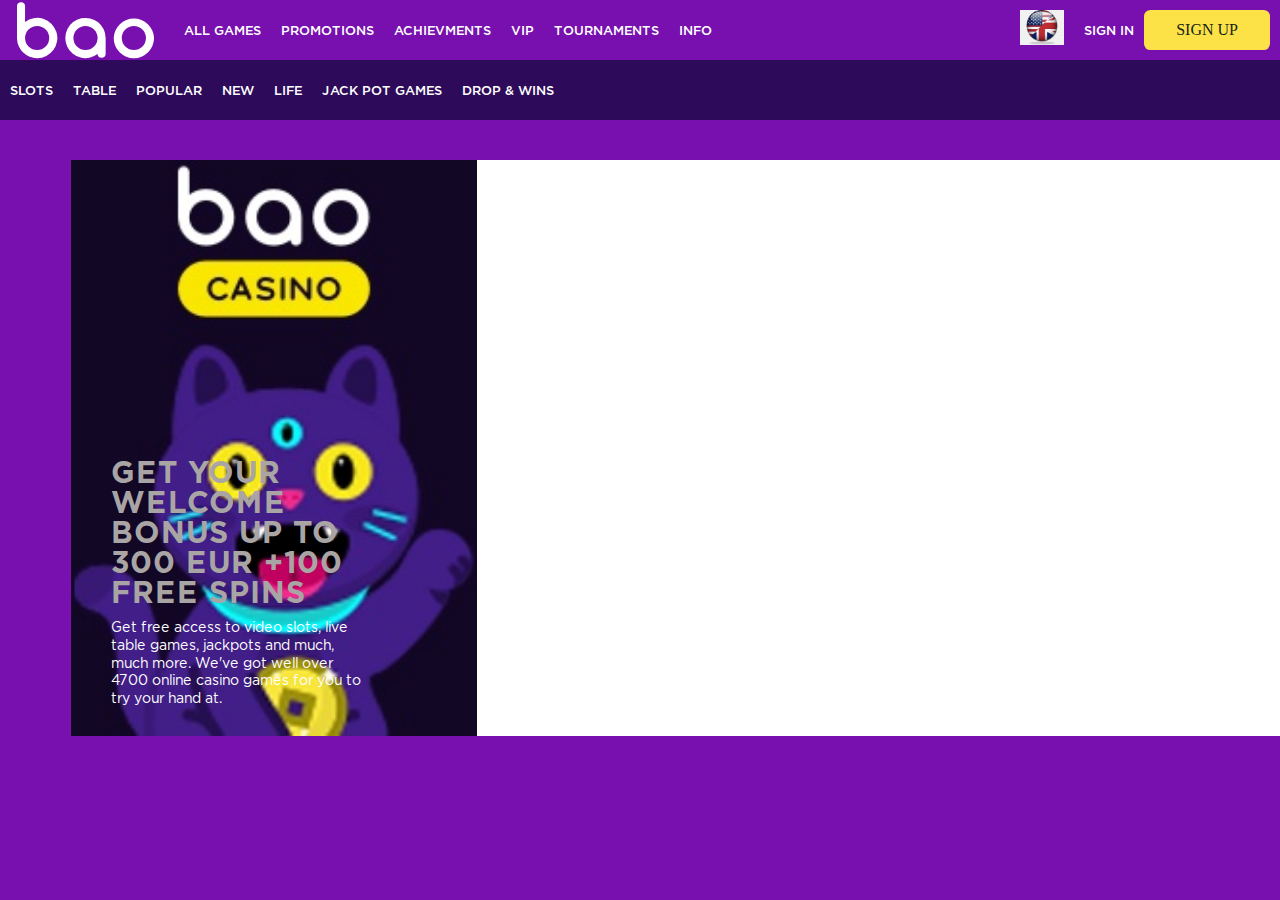
<file: bao/index.html>
<!DOCTYPE html>

<title>Bao Casino</title>

<head>
<meta charset="UTF-8">
<link rel="stylesheet" href="css/style.css">
</head>


<body>
    <div class="mainMenu"> <!--Main Menu-->
        <img class = "mainMenuImg" src="assets/mainMenu/logo.svg">
        <div class="mainMenuItem">all games</div>
        <div class="mainMenuItem">promotions</div>
        <div class="mainMenuItem">achievments</div>
        <div class="mainMenuItem">vip</div>
        <div class="mainMenuItem">tournaments</div>
        <div class="mainMenuItem">info</div>
        <div class="menu-spacer"></div>
        <div class="language">
            <img class = langImg src="assets/mainMenu/english.jpg">
        </div>
        <div class="mainMenuItem">sign in</div>
        <div class="buttonSign">sign up</div>

    </div> <!--Main menu close-->

    <div class="subMenu"> <!--Sub Menu-->
        <div class="mainMenuItem mainMenuItem--sub">slots</div>
        <div class="mainMenuItem mainMenuItem--sub">table</div>
        <div class="mainMenuItem mainMenuItem--sub">popular</div>
        <div class="mainMenuItem mainMenuItem--sub">new</div>
        <div class="mainMenuItem mainMenuItem--sub">life</div>
        <div class="mainMenuItem mainMenuItem--sub">jack pot games</div>
        <div class="mainMenuItem mainMenuItem--sub">drop & wins</div>
</div> <!--sub Menu close-->

<!--regForm-->
<div class="regBody">
    <div class="regItem regItem--left">
        <div class="leftTextBonus">get your welcome bonus up to 300 EUR +100 Free Spins</div>
        <div class="leftTextGames">Get free access to video slots, live table games, jackpots and much, much more. We've got well over 4700 online casino games for you to try your hand at.</div>
    </div>
    <div class="regItem"></div>
    <div class="regItem"></div>

</div>
</body>
</file>
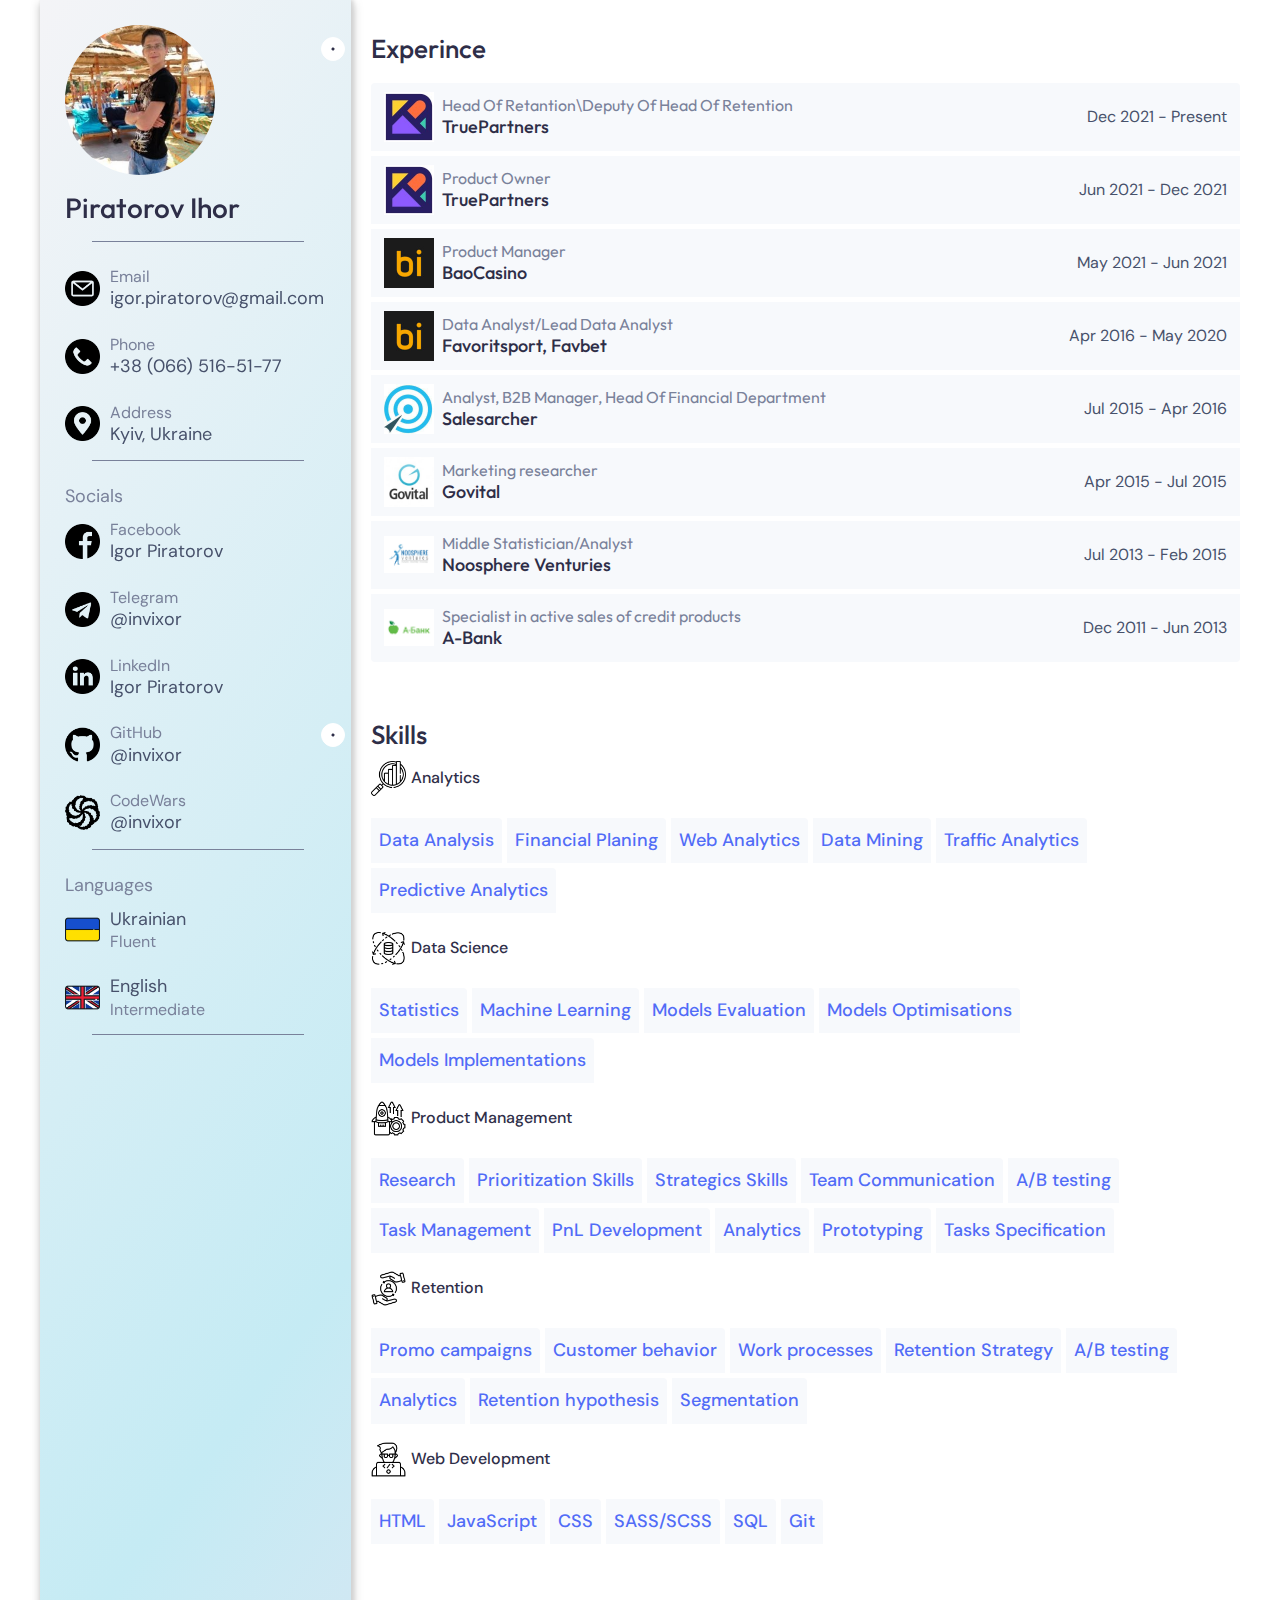
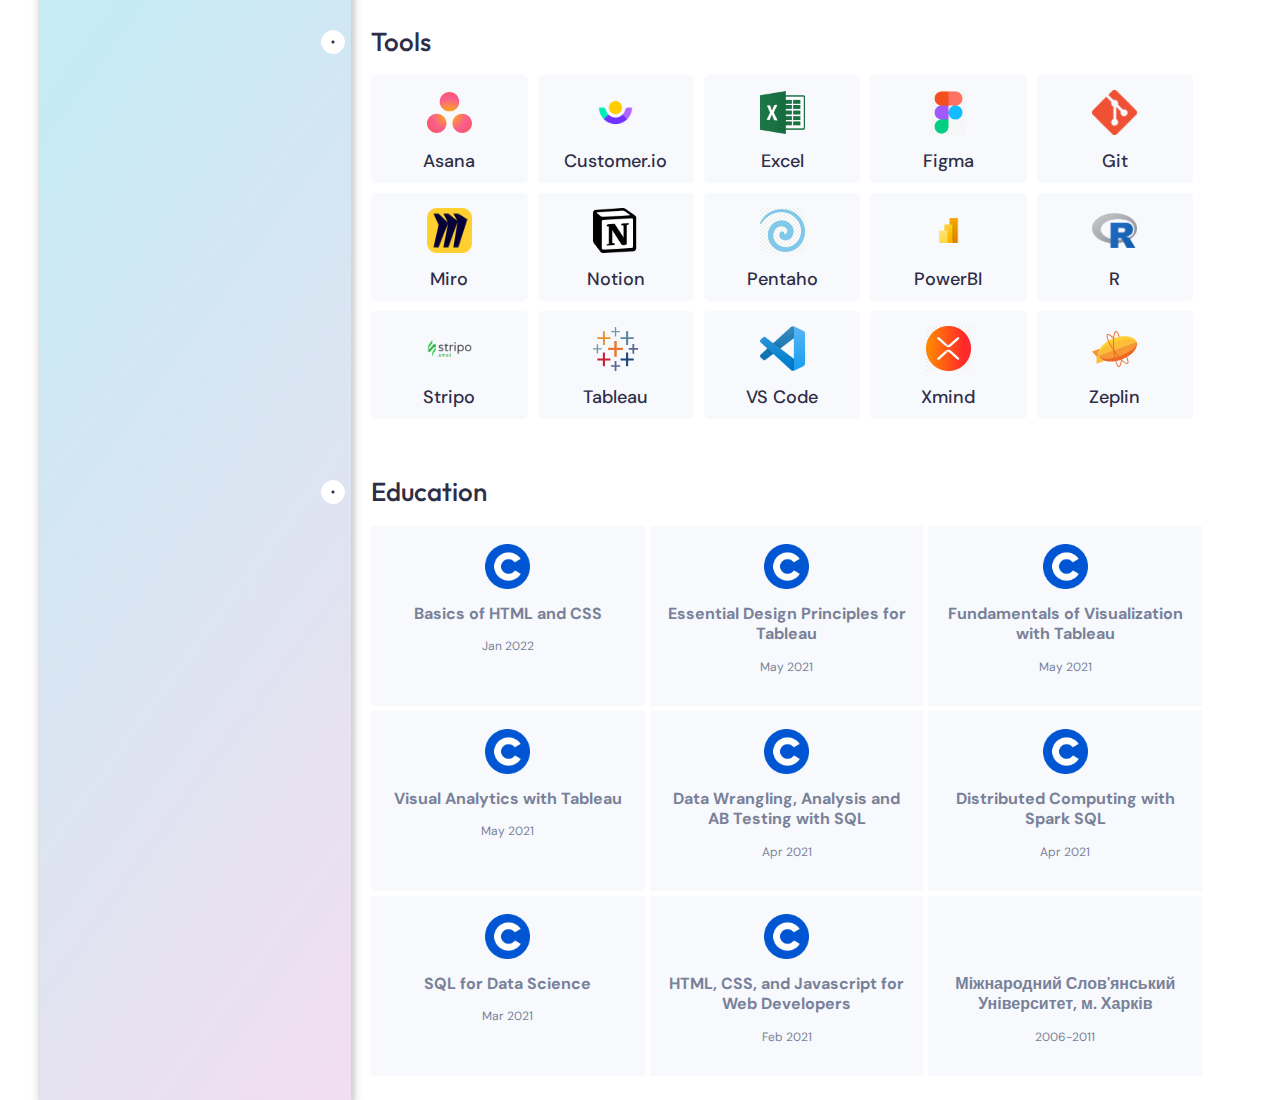
<file: CV/index.html>
<!DOCTYPE html>
<html lang="en">
<head>
    <meta charset="UTF-8">
    <meta http-equiv="X-UA-Compatible" content="IE=edge">
    <meta name="viewport" content="width=device-width, initial-scale=1.0">
    <link rel="stylesheet" href="style/style.css">
    <link href="https://fonts.googleapis.com/css2?family=DM+Sans:ital,wght@0,400;0,500;0,700;1,400;1,500;1,700&display=swap" rel="stylesheet">
    <link href="https://fonts.googleapis.com/css2?family=Outfit:wght@100;200;300;400;500;600;700;800;900&display=swap" rel="stylesheet">
    <link rel="apple-touch-icon" sizes="180x180" href="/apple-touch-icon.png">
    <link rel="icon" type="image/png" sizes="32x32" href="/favicon-32x32.png">
    <link rel="icon" type="image/png" sizes="16x16" href="/favicon-16x16.png">
    <link rel="manifest" href="/site.webmanifest">
    <link rel="mask-icon" href="/safari-pinned-tab.svg" color="#5bbad5">
    <meta name="msapplication-TileColor" content="#da532c">
    <meta name="theme-color" content="#ff0000">
    <script src="script/index.js" defer></script>
    <title>CV</title>
</head>
<body>
    <div class="wrapper">
        <div class="_container">
            <div class="content__wrapper">
                <div class="right__side">
                    <div class="experience">
                        <div class="experience__body exp-body">
                            <div class="exp-body__title exp-title title">
                                <div class="exp-title__icon title__icon">
                                    <img src="img/icons/Icon.png" alt="icon">
                                    <h2>Experince</h2>
                                </div> 
                            </div>
                            <div class="exp-body__list exp-list">
                                <div class="exp-list__info" data-tab = "tab-1">
                                    <div class="exp-list__icon">
                                        <img src="img/icons/tp.jpg" alt="TruePartners">
                                    </div>
                                    <div class="exp-list__title">
                                        Head Of Retantion\Deputy Of Head Of Retention
                                        <span>TruePartners</span>
                                    </div>
                                    <div class="exp-list__dates">
                                        Dec 2021 - Present
                                    </div>
                                </div>
                                <div class="exp-list__description _hidden" data-tab-content id = "tab-1">
                                    <span>Responsibilities</span>
                                    <ul>
                                        <li>Creating promotional plan;</li>
                                        <li>Analytics (promo campaigns, player’s behavior, retention metrics analysis);</li>
                                        <li>Creation and implementation of processes;</li>
                                        <li>Promo campaigns and activities (generating ideas, task management, emails HTML coding, bonuses setup);</li>
                                        <li>Development of triggered campaigns;</li>
                                        <li>Brand strategy;</li>
                                        <li>Generation, implementation and verification of hypothesis.</li>
                                    </ul>
                                </div>
                                <div class="exp-list__info" data-tab = "tab-2">
                                    <div class="exp-list__icon">
                                        <img src="img/icons/tp.jpg" alt="TruePartners">
                                    </div>
                                    <div class="exp-list__title">
                                        Product Owner
                                        <span>TruePartners</span>
                                    </div>
                                    <div class="exp-list__dates">
                                        Jun 2021 - Dec 2021
                                    </div>
                                </div>
                                <div class="exp-list__description _hidden" data-tab-content id = "tab-2">
                                    <span>Responsibilities</span>
                                    <ul>
                                        <li>Creating promotional plan;</li>
                                        <li>Reporting (daily, monthly reports);</li>
                                        <li>Primary analytics (trends of indicators, traffic sources, geo, churn rate, in/out rate, CR...);</li>
                                        <li>Interacting with all departments of the team (processing requests, task management, resolving platform issues, assisting with customer work, creating communication between different parts of the team to solve problems...);</li>
                                        <li>Creating documentation for various processes (promotions creation process, KYC player process, requests to the team, list of payment methods on the site...);</li>
                                        <li>Integration of new features both on front-end and back-end (managing the process from task assignment to final testing);</li>
                                    </ul>
                                </div>
                                <div class="exp-list__info" data-tab = "tab-3">
                                    <div class="exp-list__icon">
                                        <img src="img/icons/betInvest.jpg" alt="BetInvest">
                                    </div>
                                    <div class="exp-list__title">
                                        Product Manager
                                        <span>BaoCasino</span>
                                    </div>
                                    <div class="exp-list__dates">
                                        May 2021 - Jun 2021
                                    </div>
                                </div>
                                <div class="exp-list__description _hidden" data-tab-content id = "tab-3">
                                    <span>Responsibilities</span>
                                    <ul>
                                        <li>Creating promotional plan;</li>
                                        <li>Client retention (creating various marketing campaigns for specific player segments);</li>
                                        <li>Reporting (daily, monthly reports);</li>
                                        <li>Primary analytics (trends of indicators, traffic sources, geo, churn rate, in/out rate, CR...);</li>
                                        <li>Creating marketing campaigns (describing mechanics, setting up bonuses, creating content briefs, displaying on the front-end, segmentation, creating emails...);</li>
                                        <li>Interacting with all departments of the team (processing requests, task management, resolving platform issues, assisting with customer work, creating communication between different parts of the team to solve problems...);</li>
                                        <li>Creating documentation for various processes (promotions creation process, KYC player process, requests to the team, list of payment methods on the site...);</li>
                                        <li>Working with the VIP department (finding new VIPs, processing requests from VIP managers);</li>
                                        <li>Integration of new features on the front-end (managing the process from task assignment to final testing);</li>
                                        <li>Front-end edits (main page banners, creating/editing website pages, terms edits, placement of promotions, game placement...)</li>
                                    </ul>
                                </div>
                                <div class="exp-list__info" data-tab = "tab-4">
                                    <div class="exp-list__icon">
                                        <img src="img/icons/betInvest.jpg" alt="BetInvest">
                                    </div>
                                    <div class="exp-list__title">
                                        Data Analyst/Lead Data Analyst
                                        <span>Favoritsport, Favbet</span>
                                    </div>
                                    <div class="exp-list__dates">
                                        Apr 2016 - May 2020
                                    </div>
                                </div>
                                <div class="exp-list__description _hidden" data-tab-content id = "tab-4">
                                    <span>Responsibilities</span>
                                    <ul>
                                        <li>Management and analysis of periodic reporting for various company departments;</li>
                                        <li>Creation and analysis of various non-periodic reports and extracts;</li>
                                        <li>Analysis of customer behavior;</li>
                                        <li>Forecasting various metrics;</li>
                                        <li>Formation of retention cases;</li>
                                        <li>Creation and support of tasks for the BI Architect department;</li>
                                        <li>Identification and resolution of problems in the operation of internal and external analytics systems;</li>
                                        <li>Formation of answers to various business questions</li>
                                    </ul>
                                </div>
                                <div class="exp-list__info">
                                    <div class="exp-list__icon">
                                        <img src="img/icons/SA.jpg" alt="SalesArcher">
                                    </div>
                                    <div class="exp-list__title">
                                        Analyst, B2B Manager, Head Of Financial Department
                                        <span>Salesarcher</span>
                                    </div>
                                    <div class="exp-list__dates">
                                        Jul 2015 - Apr 2016
                                    </div>
                                </div>
                                <div class="exp-list__info">
                                    <div class="exp-list__icon">
                                        <img src="img/icons/govital.jpg" alt="Govital">
                                    </div>
                                    <div class="exp-list__title">
                                        Marketing researcher
                                        <span>Govital</span>
                                    </div>
                                    <div class="exp-list__dates">
                                        Apr 2015 - Jul 2015
                                    </div>
                                </div>
                                <div class="exp-list__info">
                                    <div class="exp-list__icon">
                                        <img src="img/icons/noosphere-ventures.jpg" alt="Noosphere Venturies">
                                    </div>
                                    <div class="exp-list__title">
                                        Middle Statistician/Analyst
                                        <span>Noosphere Venturies</span>
                                    </div>
                                    <div class="exp-list__dates">
                                        Jul 2013 - Feb 2015
                                    </div>
                                </div>
                                <div class="exp-list__info">
                                    <div class="exp-list__icon">
                                        <img src="img/icons/abank.jpg" alt="A-Bank">
                                    </div>
                                    <div class="exp-list__title">
                                        Specialist in active sales of credit products
                                        <span>A-Bank</span>
                                    </div>
                                    <div class="exp-list__dates">
                                        Dec 2011 - Jun 2013
                                    </div>
                                </div>
                                
                            </div>
                        </div>
                    </div>
                    <div class="skills">
                        <div class="skills__body">
                            <div class= "skills__title title">
                                <div class="title__icon">
                                    <img src="img/icons/Icon.png" alt="icon">
                                    <h2>Skills</h2>
                                </div> 
                            </div>
                            <div class="skills__table">
                                <div class="skills__category skills-category">
                                    <div class="skills-category__title">
                                        <img src="img/skills/analytics.png" alt="Analytics">Analytics
                                    </div>
                                    <div class="skills-category__list category-list">
                                        <div class="category-list__item">
                                            Data Analysis
                                        </div>
                                        <div class="category-list__item">
                                            Financial Planing
                                        </div>
                                        <div class="category-list__item">
                                            Web Analytics
                                        </div>
                                        <div class="category-list__item">
                                            Data Mining
                                        </div>
                                        <div class="category-list__item">
                                            Traffic Analytics
                                        </div>
                                        <div class="category-list__item">
                                            Predictive Analytics
                                        </div>
                                    </div>
                                </div>
                                <div class="skills__category skills-category">
                                    <div class="skills-category__title">
                                        <img src="img/skills/data.png" alt="data science">Data Science
                                    </div>
                                    <div class="skills-category__list category-list">
                                        <div class="category-list__item">
                                            Statistics
                                        </div>
                                        <div class="category-list__item">
                                            Machine Learning
                                        </div>
                                        <div class="category-list__item">
                                            Models Evaluation
                                        </div>
                                        <div class="category-list__item">
                                            Models Optimisations
                                        </div>
                                        <div class="category-list__item">
                                            Models Implementations
                                        </div>
                                    </div>
                                </div>
                                <div class="skills__category skills-category">
                                    <div class="skills-category__title">
                                        <img src="img/skills/product.png" alt="product management">Product Management
                                    </div>
                                    <div class="skills-category__list category-list">
                                        <div class="category-list__item">
                                            Research
                                        </div>
                                        <div class="category-list__item">
                                            Prioritization Skills
                                        </div>
                                        <div class="category-list__item">
                                            Strategics Skills
                                        </div>
                                        <div class="category-list__item">
                                            Team Communication
                                        </div>
                                        <div class="category-list__item">
                                            A/B testing
                                        </div>
                                        <div class="category-list__item">
                                            Task Management
                                        </div>
                                        <div class="category-list__item">
                                            PnL Development
                                        </div>
                                        <div class="category-list__item">
                                            Analytics
                                        </div>
                                        <div class="category-list__item">
                                            Prototyping
                                        </div>
                                        <div class="category-list__item">
                                            Tasks Specification
                                        </div>
                                    </div>
                                </div>
                                <div class="skills__category skills-category">
                                    <div class="skills-category__title">
                                        <img src="img/skills/retention.png" alt="product management">Retention
                                    </div>
                                    <div class="skills-category__list category-list">
                                        <div class="category-list__item">
                                            Promo campaigns
                                        </div>
                                        <div class="category-list__item">
                                            Customer behavior
                                        </div>
                                        <div class="category-list__item">
                                            Work processes
                                        </div>
                                        <div class="category-list__item">
                                            Retention Strategy
                                        </div>
                                        <div class="category-list__item">
                                            A/B testing
                                        </div>
                                        <div class="category-list__item">
                                            Analytics
                                        </div>
                                        <div class="category-list__item">
                                            Retention hypothesis
                                        </div>
                                        <div class="category-list__item">
                                            Segmentation
                                        </div>
                                    </div>
                                </div>
                                <div class="skills__category skills-category">
                                    <div class="skills-category__title">
                                        <img src="img/skills/coding.png" alt="product management">Web Development
                                    </div>
                                    <div class="skills-category__list category-list">
                                        <div class="category-list__item">
                                            HTML
                                        </div>
                                        <div class="category-list__item">
                                            JavaScript
                                        </div>
                                        <div class="category-list__item">
                                            CSS
                                        </div>
                                        <div class="category-list__item">
                                            SASS/SCSS
                                        </div>
                                        <div class="category-list__item">
                                            SQL
                                        </div>
                                        <div class="category-list__item">
                                            Git
                                        </div>
                                    </div>
                                </div>
                            </div>
                        </div>
                    </div>
                    <div class="tools">
                        <div class="tools__body">
                            <div class= "tools__title title">
                                <div class="title__icon">
                                    <img src="img/icons/Icon.png" alt="icon">
                                    <h2>Tools</h2>
                                </div> 
                            </div>
                            <div class="tools__list">
                                <div class="tools__item tools-item">
                                    <div class="tools-item__logo">
                                        <img src="img/tools/asana-logo.svg" alt="asana">
                                    </div>
                                    <div class="tools-item__description">
                                        Asana
                                    </div>
                                </div>
                                <div class="tools__item tools-item">
                                    <div class="tools-item__logo">
                                        <img src="img/tools/customer.io.png" alt="customer.io">
                                    </div>
                                    <div class="tools-item__description">
                                        Customer.io
                                    </div>
                                </div>
                                <div class="tools__item tools-item">
                                    <div class="tools-item__logo">
                                        <img src="img/tools/excel.png" alt="excel">
                                    </div>
                                    <div class="tools-item__description">
                                        Excel
                                    </div>
                                </div>
                                <div class="tools__item tools-item">
                                    <div class="tools-item__logo">
                                        <img src="img/tools/figma.png" alt="figma">
                                    </div>
                                    <div class="tools-item__description">
                                        Figma
                                    </div>
                                </div>
                                <div class="tools__item tools-item">
                                    <div class="tools-item__logo">
                                        <img src="img/tools/git.png" alt="Git">
                                    </div>
                                    <div class="tools-item__description">
                                        Git
                                    </div>
                                </div>
                                <div class="tools__item tools-item">
                                    <div class="tools-item__logo">
                                        <img src="img/tools/miro.png" alt="miro">
                                    </div>
                                    <div class="tools-item__description">
                                        Miro
                                    </div>
                                </div>
                                <div class="tools__item tools-item">
                                    <div class="tools-item__logo">
                                        <img src="img/tools/notion.png" alt="notion">
                                    </div>
                                    <div class="tools-item__description">
                                        Notion
                                    </div>
                                </div>
                                <div class="tools__item tools-item">
                                    <div class="tools-item__logo">
                                        <img src="img/tools/pentaho.png" alt="Pentaho">
                                    </div>
                                    <div class="tools-item__description">
                                        Pentaho
                                    </div>
                                </div>
                                <div class="tools__item tools-item">
                                    <div class="tools-item__logo">
                                        <img src="img/tools/Power-BI-Logo.png" alt="powerBI">
                                    </div>
                                    <div class="tools-item__description">
                                        PowerBI
                                    </div>
                                </div>
                                <div class="tools__item tools-item">
                                    <div class="tools-item__logo">
                                        <img src="img/tools/R_logo.svg.png" alt="R">
                                    </div>
                                    <div class="tools-item__description">
                                        R
                                    </div>
                                </div>
                                <div class="tools__item tools-item">
                                    <div class="tools-item__logo">
                                        <img src="img/tools/stripo.png" alt="stripo">
                                    </div>
                                    <div class="tools-item__description">
                                        Stripo
                                    </div>
                                </div>
                                <div class="tools__item tools-item">
                                    <div class="tools-item__logo">
                                        <img src="img/tools/tableau-software.svg" alt="tableau">
                                    </div>
                                    <div class="tools-item__description">
                                        Tableau
                                    </div>
                                </div>
                                <div class="tools__item tools-item">
                                    <div class="tools-item__logo">
                                        <img src="img/tools/vsCode.png" alt="vsCode">
                                    </div>
                                    <div class="tools-item__description">
                                        VS Code
                                    </div>
                                </div>
                                <div class="tools__item tools-item">
                                    <div class="tools-item__logo">
                                        <img src="img/tools/xmind.png" alt="Xmind">
                                    </div>
                                    <div class="tools-item__description">
                                        Xmind
                                    </div>
                                </div>
                                <div class="tools__item tools-item">
                                    <div class="tools-item__logo">
                                        <img src="img/tools/zeplin.svg" alt="zeplin">
                                    </div>
                                    <div class="tools-item__description">
                                        Zeplin
                                    </div>
                                </div>
                            </div>
                        </div>       
                    </div>
                    <div class="education">
                        <div class="education__body">
                            <div class= "education__title title">
                                <div class="title__icon">
                                    <img src="img/icons/Icon.png" alt="icon">
                                    <h2>Education</h2>
                                </div> 
                            </div>
                            <div class="education__list edu-list">
                                <div class="edu-list__item">
                                    <div class="edu-list__icon">
                                        <img src="img/education/coursera.png" alt="coursera">
                                    </div>
                                    <div class="edu-list__description">
                                        <span>Basics of HTML and CSS</span>
                                        Jan 2022
                                    </div>
                                </div>
                                <div class="edu-list__item">
                                    <div class="edu-list__icon">
                                        <img src="img/education/coursera.png" alt="coursera">
                                    </div>
                                    <div class="edu-list__description">
                                        <span>Essential Design Principles for Tableau</span>
                                        May 2021
                                    </div>
                                </div>
                                <div class="edu-list__item">
                                    <div class="edu-list__icon">
                                        <img src="img/education/coursera.png" alt="coursera">
                                    </div>
                                    <div class="edu-list__description">
                                        <span>Fundamentals of Visualization with Tableau</span>
                                        May 2021
                                    </div>
                                </div>
                                <div class="edu-list__item">
                                    <div class="edu-list__icon">
                                        <img src="img/education/coursera.png" alt="coursera">
                                    </div>
                                    <div class="edu-list__description">
                                        <span>Visual Analytics with Tableau</span>
                                        May 2021
                                    </div>
                                </div>
                                <div class="edu-list__item">
                                    <div class="edu-list__icon">
                                        <img src="img/education/coursera.png" alt="coursera">
                                    </div>
                                    <div class="edu-list__description">
                                        <span>Data Wrangling, Analysis and AB Testing with SQL</span>
                                        Apr 2021
                                    </div>
                                </div>
                                <div class="edu-list__item">
                                    <div class="edu-list__icon">
                                        <img src="img/education/coursera.png" alt="coursera">
                                    </div>
                                    <div class="edu-list__description">
                                        <span>Distributed Computing with Spark SQL</span>
                                        Apr 2021
                                    </div>
                                </div>
                                <div class="edu-list__item">
                                    <div class="edu-list__icon">
                                        <img src="img/education/coursera.png" alt="coursera">
                                    </div>
                                    <div class="edu-list__description">
                                        <span>SQL for Data Science</span>
                                        Mar 2021
                                    </div>
                                </div>
                                <div class="edu-list__item">
                                    <div class="edu-list__icon">
                                        <img src="img/education/coursera.png" alt="coursera">
                                    </div>
                                    <div class="edu-list__description">
                                        <span>HTML, CSS, and Javascript for Web Developers</span>
                                        Feb 2021
                                    </div>
                                </div>
                                <div class="edu-list__item">
                                    <div class="edu-list__icon">
                                        
                                    </div>
                                    <div class="edu-list__description">
                                        <span>Міжнародний Слов'янський Університет, м. Харків</span>
                                        2006-2011
                                    </div>
                                </div>
                            </div>
                        </div>
                    </div>
                </div>
                <aside class="left__side">
                    <div class="profile">
                        <div class="profile__body">
                            <div class="profile__img">
                                <img src="img/profile/1517356734166.jpg" alt="profile">
                            </div>
                            <div class="profile__title">
                                Piratorov Ihor
                            </div>
                        </div>
                    </div>
                    <div class="contact">
                        <div class="contact__body">
                            <div class="contact__item contact-item">
                                <div class="contact-item__pic">
                                    <img src="img/contact/email.png" alt="email">
                                </div>
                                <div class="contact-item__description">
                                    <span>
                                        Email
                                    </span>
                                    <a href="mailto:igor.piratorov@gmail.com">igor.piratorov@gmail.com</a>
                                </div>
                            </div>
                            <div class="contact__item contact-item">
                                <div class="contact-item__pic">
                                    <img src="img/contact/phone.png" alt="phone">
                                </div>
                                <div class="contact-item__description">
                                    <span>
                                        Phone
                                    </span>
                                    <a href="tel:igor.+380665165177">+38 (066) 516-51-77</a>
                                </div>
                            </div>
                            <div class="contact__item contact-item">
                                <div class="contact-item__pic">
                                    <img src="img/contact/address.png" alt="address">
                                </div>
                                <div class="contact-item__description">
                                    <span>
                                        Address
                                    </span>
                                    Kyiv, Ukraine
                                </div>
                            </div>
                        </div>
                    </div>
                    <div class="socials">
                        <div class="socials__body">
                            <div class="socials__title">Socials</div>
                            <div class="socials__item socials-item">
                                <div class="socials-item__pic">
                                    <img src="img/socials/facebook.png" alt="facebook">
                                </div>
                                <div class="socials-item__description">
                                    <span>Facebook</span>
                                    <a href="https://www.facebook.com/igor.piratorov" target="_blank">Igor Piratorov</a>
                                </div>
                            </div>
                            <div class="socials__item socials-item">
                                <div class="socials-item__pic">
                                    <img src="img/socials/telegram.png" alt="telegram">
                                </div>
                                <div class="socials-item__description">
                                    <span>Telegram</span>
                                    <a href="https://t.me/invixor" target="_blank">@invixor</a>
                                </div>
                            </div>
                            <div class="socials__item socials-item">
                                <div class="socials-item__pic">
                                    <img src="img/socials/linkedin.png" alt="linkedin">
                                </div>
                                <div class="socials-item__description">
                                    <span>LinkedIn</span>
                                    <a href="https://www.linkedin.com/in/igor-piratorov-4613aa8b/" target="_blank">Igor Piratorov</a>
                                </div>
                            </div>
                            <div class="socials__item socials-item">
                                <div class="socials-item__pic">
                                    <img src="img/socials/github.png" alt="github">
                                </div>
                                <div class="socials-item__description">
                                    <span>GitHub</span>
                                    <a href="https://github.com/invixor/" target="_blank">@invixor</a>
                                </div>
                            </div>
                            <div class="socials__item socials-item">
                                <div class="socials-item__pic">
                                    <img src="img/socials/codewars.png" alt="CodeWars">
                                </div>
                                <div class="socials-item__description">
                                    <span>CodeWars</span>
                                    <a href="https://www.codewars.com/users/invixor" target="_blank">@invixor</a>
                                </div>
                            </div>
                        </div>
                    </div>
                    <div class="lang">
                        <div class="lang__body">
                            <div class="lang__title">Languages</div>
                            <div class="lang__item lang-item">
                                <div class="lang-item__pic">
                                    <img src="img/language/ukraine.png" alt="Ukrainian">
                                </div>
                                <div class="lang-item__decription">
                                    <span>Ukrainian</span>
                                    Fluent
                                </div>
                            </div>
                            <div class="lang__item lang-item">
                                <div class="lang-item__pic">
                                    <img src="img/language/united-kingdom.png" alt="English">
                                </div>
                                <div class="lang-item__decription">
                                    <span>English</span>
                                    Intermediate
                                </div>
                            </div>
                        </div>
                    </div>
                </aside>
            </div>
        </div>
    </div>
</body>
</html>
</file>
<file: bao/css/style.css>
body{
   background-color: #7810af;
   font-family: Gotham Pro;
   box-sizing: border-box;
   margin: 0;
}


/*Main Menu*/

.mainMenu{
    max-width: 100%;
    height: 60px;
    background-color: #7810af;
    display: flex;
    justify-content: space-between;
    margin: 0px;
}


.mainMenuImg{
    margin-left: 17px;
    padding-right: 20px;
    cursor: pointer;
}


.mainMenuItem{
    max-width: 100%;
    font-size: 12.88px;
    font-family: Gotham Pro-Medium;
    text-transform: uppercase;
    line-height: 4rem;
    color: #fff;
    cursor: pointer;
    padding: 0 10px;

}

.mainMenuItem:hover{
    background-color: #2e0b5a;
}

.mainMenuItem--sub:hover{
    background-color: #7810af;
}



.menu-spacer{
    -webkit-box-flex: 2;
    flex-grow: 2;
}

.language{
    max-width: 70px;
    max-height: 35px;
    margin-top: 10px;
}


.langImg{
    max-width: 50px;
    max-height: 35px;
    padding: 0 10px;

}


.buttonSign{
    display: flex;
    color: #162417;
    background-color: #fde247;
    justify-content: center;
    align-items: center;
    text-transform: uppercase;
    line-height: 3.5rem;
    box-shadow: none;
    border: none;
    border-radius: .4rem;
    overflow: hidden;
    text-overflow: ellipsis;
    cursor: pointer;
    padding: 0 2rem;
    font-family: Gotham GothamPro-Bold;
    max-width: 100%;
    margin-top: 10px;
    margin-bottom: 10px;
    margin-right: 10px;
}

/*Sub Menu*/

.subMenu{
    max-width: 100%;
    height: 60px;
    background-color: #2e0b5a;
    display: flex;
    justify-content: initial;
}

/*regForm*/

.regBody{
    width: 100%;
    height: 576px;
    padding: 40px 40px 55px 40px;
    background-color: #7810af;
    display: flex;
    justify-content: center;
}

    .regItem{ 
        width: 406px;
        height: 576x;
        background-color: #fff;
    }

.regItem--left{
    width: 406px;
    background: url(../assets/regForm/baoCat2.jpg) center no-repeat;
    background-size: cover;
    overflow: hidden;
    position: relative;
    
}

.leftTextBonus{
    width: 259px;
    height: 150px;
    margin-bottom: 22px;
    text-transform: uppercase;
    font-size: 30px;
    font-family: Gotham Pro-Bold;
    line-height: 1;
    letter-spacing: 1px;
    color: rgb(170, 165, 165);
    position: absolute;
    top: 300px;
    left: 40px;
    z-index: 1;
}


.leftTextGames{
    width: 259px;
    height: 85px;
    font-size: 14px;
    line-height: 1.27;
    color: #fff;
    position: absolute;
    left: 40px;
    top: 460px;

}



/*Fonts*/
@font-face{
    font-family: Gotham Pro;
    src: url(../types/GothamPro.ttf);
}

@font-face{
    font-family: Gotham Pro-Medium;
    src: url(../types/GothamPro-Medium.ttf);
}

@font-face{
    font-family: Gotham Pro-Bold;
    src: url(../types/GothamPro-Bold.ttf);
}
</file>
<file: CV/style/style.css>
*, *::before, *::after {
  padding: 0;
  margin: 0;
  border: 0;
  box-sizing: border-box;
}

a {
  text-decoration: none;
}

ul,
ol,
li {
  list-style: none;
}

img {
  vertical-align: top;
}

h1,
h2,
h3,
h4,
h5,
h6 {
  font-weight: inherit;
  font-size: inherit;
}

html,
body {
  height: 100%;
  line-height: 1;
  font-size: 14px;
  font-weight: 400;
  color: #272937;
  font-family: "DM Sans", sans-serif;
  background: #fff;
}

.wrapper {
  display: flex;
  flex-direction: column;
  min-height: 100%;
  overflow: hidden;
}

._container {
  max-width: 1200px;
  margin: 0 auto;
  padding: 0 15px;
  box-sizing: content-box;
}
@media (max-width: 768px) {
  ._container {
    padding: 0 5px;
  }
}

._hidden {
  display: none;
}

.content__wrapper {
  display: flex;
  justify-content: start;
  align-items: start;
  text-align: start;
  flex-direction: row-reverse;
}
@media (max-width: 1024px) {
  .content__wrapper {
    flex-direction: column-reverse;
  }
}

.right__side {
  width: 100%;
}

.left__side {
  width: 35%;
  filter: drop-shadow(0px 4px 4px rgba(0, 0, 0, 0.25));
  background: rgb(244, 244, 247);
  background: linear-gradient(126deg, rgb(244, 244, 247) 0%, rgb(197, 235, 244) 54%, rgb(242, 222, 240) 100%);
  box-shadow: 2px 0px 4px lightgrey;
}
@media (max-width: 1024px) {
  .left__side {
    width: 100%;
  }
}

.title {
  margin-bottom: 16px;
}
.title h2 {
  font-family: "Outfit", sans-serif;
  font-size: 26px;
  font-weight: 500;
  line-height: 133.33%;
  color: rgb(46, 46, 72);
}
.title__icon {
  position: relative;
  z-index: 999;
  display: flex;
  justify-content: flex-start;
  align-items: start;
  text-align: start;
}
.title__icon img {
  border: 1px solid #fff;
  border-radius: 50%;
  background: #fff;
  padding: 5px;
  position: absolute;
  top: 5px;
  left: -50px;
}

.experience__body {
  padding: 32px 0px 24px 20px;
}
@media (max-width: 1024px) {
  .experience__body {
    padding: 15px 0 0px 0px;
  }
}

.exp-title {
  margin-bottom: 16px;
}
.exp-title h2 {
  font-family: "Outfit", sans-serif;
  font-size: 26px;
  font-weight: 500;
  line-height: 133.33%;
  color: rgb(46, 46, 72);
}
.exp-title__icon {
  position: relative;
  display: flex;
  justify-content: flex-start;
  align-items: start;
  text-align: start;
}
.exp-title__icon img {
  border: 1px solid #fff;
  border-radius: 50%;
  background: #fff;
  padding: 5px;
  position: absolute;
  top: 5px;
  left: -50px;
}

.exp-list {
  width: 100%;
}
.exp-list__info {
  width: 100%;
  display: flex;
  justify-content: flex-start;
  align-items: center;
  text-align: start;
  padding: 8px 12px;
  background: #F7F9FC;
  border: 1px solid transparent;
  transition: background 1s ease;
}
@media (max-width: 768px) {
  .exp-list__info {
    display: block;
  }
}
.exp-list__info:first-child {
  border-radius: 4px 4px 0px 0px;
}
.exp-list__info:last-child {
  border-radius: 0px 0px 4px 4px;
}
.exp-list__info:not(:last-child) {
  margin-bottom: 5px;
}
.exp-list__info:hover {
  background: #F8F2FC;
  cursor: pointer;
}
.exp-list__icon {
  height: 50px;
  width: 50px;
  margin-right: 8px;
}
@media (max-width: 768px) {
  .exp-list__icon {
    display: none;
  }
}
.exp-list__icon img {
  -o-object-fit: contain;
     object-fit: contain;
  height: 100%;
  width: 100%;
}
.exp-list__title {
  font-family: "Outfit", sans-serif;
  font-size: 16px;
  font-weight: 400;
  line-height: 128%;
  color: #79819A;
}
.exp-list__title span {
  font-family: inherit;
  display: block;
  font-size: 18px;
  font-weight: 500;
  line-height: 128%;
  color: #2E2E48;
}
.exp-list__dates {
  margin-left: auto;
  font-size: 16px;
  font-weight: 400;
  line-height: 133.33%;
  color: #47516B;
}
.exp-list__description {
  padding: 15px 0px 55px 25px;
}
.exp-list__description span {
  font-size: 18px;
  margin-bottom: 15px;
  display: block;
}
.exp-list__description li {
  list-style: disc;
  line-height: 120%;
  font-family: "Outfit", sans-serif;
  font-size: 16px;
}

.tab_active {
  background: #F8F2FC;
}

.skills__body {
  width: 100%;
  padding: 32px 0px 24px 20px;
}
@media (max-width: 768px) {
  .skills__body {
    padding: 15px 0px 0px 0px;
  }
}
.skills__category {
  margin-bottom: 25px;
}

.skills-category__title {
  font-size: 16px;
  font-weight: 500;
  line-height: 128%;
  color: #2E2E48;
  margin-bottom: 15px;
}
.skills-category__title img {
  width: 35px;
  height: 35px;
  -o-object-fit: contain;
     object-fit: contain;
  margin-right: 5px;
  transform: translateY(-7px);
}
.skills-category__list {
  display: flex;
  justify-content: flex-start;
  align-items: start;
  text-align: center;
  gap: 5px;
  flex-wrap: wrap;
}

.category-list__item {
  padding: 11px 8px;
  background: #F7F9FC;
  border-radius: 0px 4px 0px 0px;
  font-size: 18px;
  font-weight: 500;
  line-height: 128%;
  color: #516CF7;
}

.tools__body {
  width: 100%;
  padding: 32px 0px 24px 20px;
}
@media (max-width: 768px) {
  .tools__body {
    padding: 15px 0px 0px 0px;
  }
}
.tools__list {
  margin: 0 auto;
  display: flex;
  justify-content: flex-start;
  align-items: center;
  text-align: center;
  flex-wrap: wrap;
  height: 100%;
  gap: 10px;
}
.tools__item {
  padding: 15px 5px 10px;
  background: #F7F9FC;
  border-radius: 5px;
  width: 18%;
}
@media (max-width: 768px) {
  .tools__item {
    width: 20%;
  }
}
@media (max-width: 425px) {
  .tools__item {
    width: 30%;
  }
}

.tools-item__logo {
  margin-bottom: 15px;
}
.tools-item__logo img {
  width: 45px;
  height: 45px;
  -o-object-fit: contain;
     object-fit: contain;
}
@media (max-width: 768px) {
  .tools-item__logo img {
    width: 25px;
    height: 25px;
  }
}
.tools-item__description {
  font-size: 18px;
  font-weight: 500;
  line-height: 128%;
  color: #2E2E48;
}
@media (max-width: 768px) {
  .tools-item__description {
    font-size: 12px;
  }
}

.education__body {
  width: 100%;
  padding: 32px 0px 24px 20px;
}
@media (max-width: 768px) {
  .education__body {
    padding: 15px 0px 15px 0px;
  }
}
.education__list {
  display: flex;
  justify-content: start;
  align-items: start;
  text-align: center;
  flex-wrap: wrap;
  gap: 5px;
}
@media (max-width: 768px) {
  .education__list {
    flex-direction: column;
    text-align: start;
  }
}

.edu-list__item {
  padding: 18px 12px 10px;
  background: #F7F9FC;
  width: 31.5%;
  height: 180px;
}
@media (max-width: 768px) {
  .edu-list__item {
    width: 100%;
    height: 30%;
    display: flex;
    justify-content: start;
    align-items: center;
    text-align: start;
    gap: 10px;
  }
}
.edu-list__icon {
  margin: 0px auto 15px;
  width: 45px;
  height: 45px;
  -o-object-fit: contain;
     object-fit: contain;
}
@media (max-width: 768px) {
  .edu-list__icon {
    margin: 0px 0px 5px 0px;
  }
}
.edu-list__icon img {
  width: 45px;
  height: 45px;
  -o-object-fit: contain;
     object-fit: contain;
}
@media (max-width: 768px) {
  .edu-list__icon img {
    width: 35px;
    height: 35px;
  }
}
.edu-list__description {
  font-size: 12px;
  font-weight: 400;
  line-height: 128%;
  color: #79819A;
}
.edu-list__description span {
  font-size: 16px;
  font-weight: 700;
  line-height: 128%;
  color: #79819A;
  display: block;
  margin-bottom: 15px;
}

.profile__body {
  padding: 25px 20px 0px 25px;
}
@media (max-width: 1024px) {
  .profile__body {
    display: flex;
    justify-content: center;
    align-items: center;
    text-align: center;
    flex-direction: column;
  }
}
.profile__body::after {
  content: "";
  display: block;
  width: 80%;
  height: 1px;
  background: #79819A;
  margin: 0 auto;
}
.profile__img {
  margin-bottom: 15px;
}
.profile__img img {
  width: 150px;
  height: 150px;
  -o-object-fit: contain;
     object-fit: contain;
  border-radius: 50%;
}
.profile__title {
  font-size: 28px;
  font-weight: 500;
  line-height: 125%;
  color: #2E2E48;
  font-family: "Outfit", sans-serif;
  margin-bottom: 16px;
}

.contact__body {
  padding: 25px 20px 0px 25px;
}
.contact__body::after {
  content: "";
  display: block;
  width: 80%;
  height: 1px;
  background: #79819A;
  margin: 0 auto;
}
@media (max-width: 1024px) {
  .contact__body::after {
    display: inline-block;
  }
}
@media (max-width: 1024px) {
  .contact__body {
    display: flex;
    justify-content: center;
    align-items: center;
    text-align: start;
    gap: 15px;
    flex-wrap: wrap;
  }
}
@media (max-width: 550px) {
  .contact__body {
    justify-content: flex-start;
    flex-direction: column;
    align-items: start;
  }
}
.contact-item {
  display: flex;
  justify-content: start;
  align-items: center;
  text-align: start;
  gap: 10px;
}
.contact-item:not(:last-child) {
  margin-bottom: 25px;
}
.contact-item:last-child {
  margin-bottom: 15px;
}
.contact-item__pic img {
  width: 35px;
  height: 35px;
  -o-object-fit: contain;
     object-fit: contain;
}
.contact-item__description {
  font-size: 18px;
  font-weight: 400;
  line-height: 120%;
  color: #47516B;
}
.contact-item__description a {
  font-size: 18px;
  font-weight: 400;
  line-height: 120%;
  color: #47516B;
}
.contact-item__description span {
  font-family: "DM Sans", sans-serif;
  display: block;
  margin-bottom: 2px;
  font-size: 16px;
  font-weight: 400;
  line-height: 120%;
  color: #79819A;
}

.socials__body {
  padding: 25px 20px 0px 25px;
}
@media (max-width: 1024px) {
  .socials__body {
    display: flex;
    justify-content: center;
    align-items: center;
    text-align: start;
    gap: 10px;
    flex-wrap: wrap;
  }
}
@media (max-width: 550px) {
  .socials__body {
    justify-content: flex-start;
    flex-direction: column;
    align-items: start;
  }
}
.socials__body::after {
  content: "";
  display: block;
  width: 80%;
  height: 1px;
  background: #79819A;
  margin: 0 auto;
}
.socials__title {
  font-family: "DM Sans", sans-serif;
  display: block;
  margin-bottom: 12px;
  font-size: 18px;
  font-weight: 400;
  line-height: 120%;
  color: #79819A;
}
@media (max-width: 1024px) {
  .socials__title {
    display: none;
  }
}
@media (max-width: 550px) {
  .socials__title {
    display: block;
  }
}
.socials-item {
  display: flex;
  justify-content: start;
  align-items: center;
  text-align: start;
  gap: 10px;
}
.socials-item:not(:last-child) {
  margin-bottom: 25px;
}
.socials-item:last-child {
  margin-bottom: 15px;
}
.socials-item__pic img {
  width: 35px;
  height: 35px;
  -o-object-fit: contain;
     object-fit: contain;
}
.socials-item__description span {
  display: block;
  font-family: "DM Sans", sans-serif;
  display: block;
  margin-bottom: 2px;
  font-size: 16px;
  font-weight: 400;
  line-height: 120%;
  color: #79819A;
}
.socials-item__description a {
  font-size: 18px;
  font-weight: 400;
  line-height: 120%;
  color: #47516B;
}

.lang__body {
  padding: 25px 20px 0px 25px;
}
.lang__body::after {
  content: "";
  display: block;
  width: 80%;
  height: 1px;
  background: #79819A;
  margin: 0 auto;
}
@media (max-width: 1024px) {
  .lang__body::after {
    display: none;
  }
}
@media (max-width: 1024px) {
  .lang__body {
    display: flex;
    justify-content: center;
    align-items: center;
    text-align: start;
    gap: 10px;
    flex-wrap: wrap;
  }
}
@media (max-width: 550px) {
  .lang__body {
    justify-content: flex-start;
    flex-direction: column;
    align-items: start;
  }
}
.lang__title {
  font-family: "DM Sans", sans-serif;
  display: block;
  margin-bottom: 12px;
  font-size: 18px;
  font-weight: 400;
  line-height: 120%;
  color: #79819A;
}
@media (max-width: 1024px) {
  .lang__title {
    display: none;
  }
}
@media (max-width: 550px) {
  .lang__title {
    display: block;
  }
}
.lang__item {
  display: flex;
  justify-content: start;
  align-items: center;
  text-align: start;
  gap: 10px;
}
.lang__item:not(:last-child) {
  margin-bottom: 25px;
}
.lang__item:last-child {
  margin-bottom: 15px;
}

.lang-item__pic img {
  width: 35px;
  height: 35px;
  -o-object-fit: contain;
     object-fit: contain;
}
.lang-item__decription {
  font-size: 16px;
  font-weight: 400;
  line-height: 120%;
  color: #79819A;
}
.lang-item__decription span {
  display: block;
  font-family: "DM Sans", sans-serif;
  display: block;
  margin-bottom: 2px;
  font-size: 18px;
  font-weight: 400;
  line-height: 120%;
  color: #47516B;
}/*# sourceMappingURL=style.css.map */
</file>
